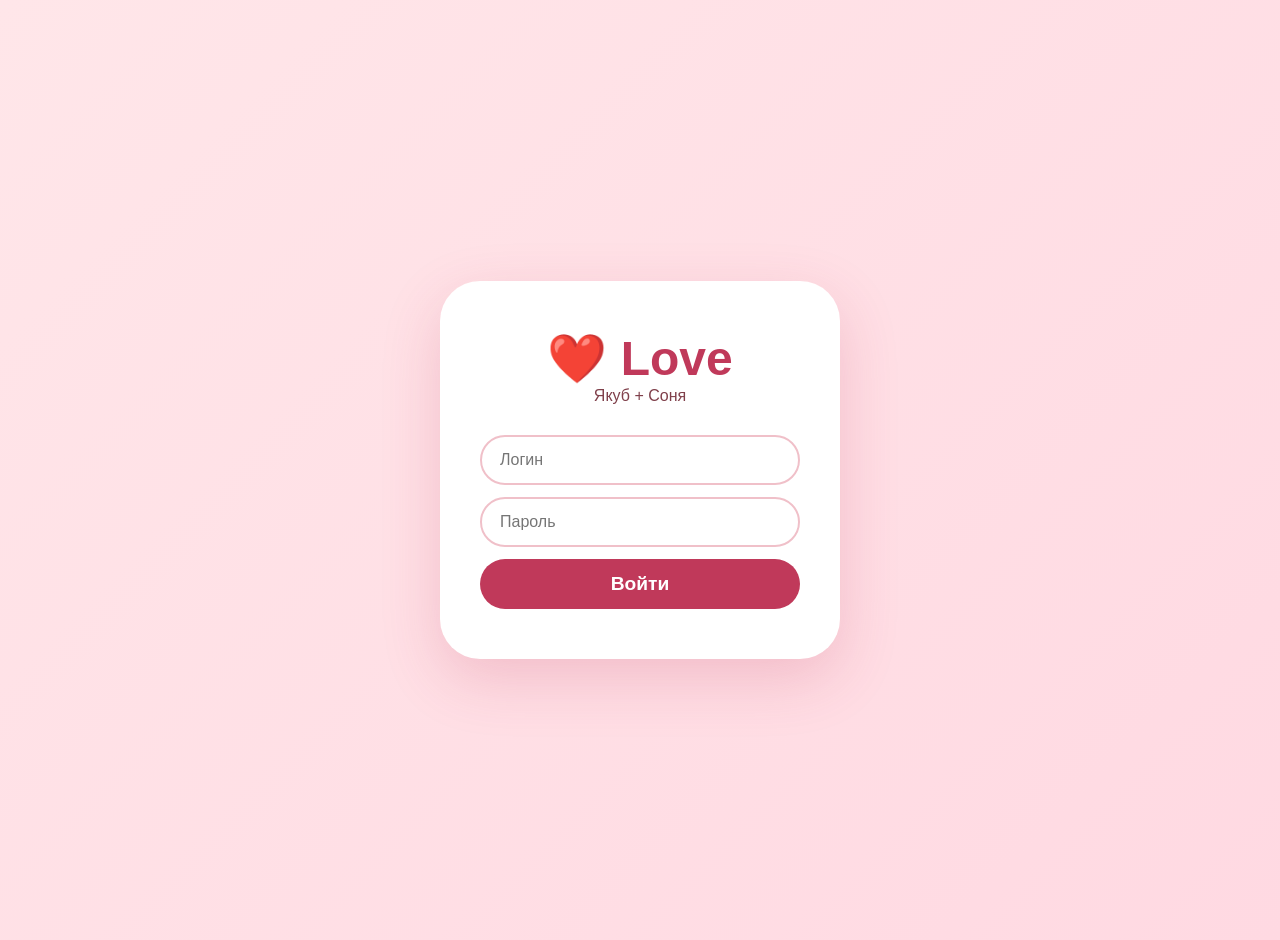
<file: index.html>
<!DOCTYPE html>
<html lang="ru">
<head>
    <meta charset="UTF-8">
    <meta name="viewport" content="width=device-width, initial-scale=1.0">
    <title>Love ❤️</title>
    <link rel="stylesheet" href="style.css">
</head>
<body>
    <div class="login-container">
        <div class="login-box">
            <h1>❤️ Love</h1>
            <p class="subtitle">Якуб + Соня</p>
            <form id="loginForm">
                <input type="text" id="loginInput" placeholder="Логин" required autocomplete="off">
                <input type="password" id="passwordInput" placeholder="Пароль" required>
                <button type="submit">Войти</button>
                <div id="loginError" class="error"></div>
            </form>
        </div>
    </div>
    <script src="script.js"></script>
</body>
</html>
</file>
<file: style.css>
* {
    margin: 0;
    padding: 0;
    box-sizing: border-box;
    font-family: 'Segoe UI', Tahoma, Geneva, Verdana, sans-serif;
}

body {
    background: linear-gradient(135deg, #ffe6e9, #ffd9e2);
    min-height: 100vh;
    padding: 20px;
}

/* ===== ВХОД ===== */
.login-container {
    display: flex;
    justify-content: center;
    align-items: center;
    min-height: 100vh;
}

.login-box {
    background: white;
    border-radius: 40px;
    padding: 50px 40px;
    width: 100%;
    max-width: 400px;
    box-shadow: 0 20px 60px rgba(192, 57, 90, 0.2);
}

.login-box h1 {
    text-align: center;
    font-size: 3rem;
    color: #c0395a;
}

.login-box .subtitle {
    text-align: center;
    color: #7f3f4a;
    margin-bottom: 30px;
}

.login-box input {
    width: 100%;
    padding: 14px 18px;
    border: 2px solid #f0c0c9;
    border-radius: 30px;
    margin-bottom: 12px;
    font-size: 1rem;
    outline: none;
}

.login-box input:focus {
    border-color: #c0395a;
}

.login-box button {
    width: 100%;
    padding: 14px;
    background: #c0395a;
    color: white;
    border: none;
    border-radius: 30px;
    font-size: 1.2rem;
    font-weight: 700;
    cursor: pointer;
}

.login-box button:hover {
    background: #a9324b;
}

.error {
    color: #c0395a;
    text-align: center;
    margin-top: 12px;
    display: none;
}

/* ===== ПРИЛОЖЕНИЕ ===== */
.app-container {
    max-width: 1000px;
    margin: 0 auto;
}

/* Шапка */
.header {
    display: flex;
    justify-content: space-between;
    align-items: center;
    background: white;
    border-radius: 30px;
    padding: 15px 25px;
    margin-bottom: 20px;
    flex-wrap: wrap;
    gap: 10px;
}

.header h1 {
    color: #c0395a;
    font-size: 1.4rem;
}

.header-right {
    display: flex;
    align-items: center;
    gap: 15px;
    flex-wrap: wrap;
}

.coins-display {
    display: flex;
    gap: 20px;
    font-weight: 700;
    background: #fdf7f9;
    padding: 8px 18px;
    border-radius: 30px;
}

.coin-yakub {
    color: #2980b9;
}
.coin-sonya {
    color: #e74c6f;
}

.user-info {
    display: flex;
    align-items: center;
    gap: 10px;
    background: #ffe6e9;
    padding: 6px 16px;
    border-radius: 30px;
    font-weight: 600;
}

.user-info button {
    background: none;
    border: none;
    color: #c0395a;
    cursor: pointer;
    font-size: 1.2rem;
}

/* Табы */
.tabs {
    display: flex;
    flex-wrap: wrap;
    gap: 8px;
    margin-bottom: 20px;
}

.tab {
    padding: 8px 18px;
    border: none;
    background: #f8e6ea;
    border-radius: 30px;
    cursor: pointer;
    font-weight: 600;
    color: #5a2d36;
    transition: 0.3s;
}

.tab.active {
    background: #c0395a;
    color: white;
}

.tab:hover {
    transform: translateY(-2px);
}

.tab-content {
    display: none;
    animation: fadeIn 0.3s;
}

.tab-content.active {
    display: block;
}

@keyframes fadeIn {
    from {
        opacity: 0;
        transform: translateY(10px);
    }
    to {
        opacity: 1;
        transform: translateY(0);
    }
}

/* Карточки */
.card {
    background: white;
    border-radius: 24px;
    padding: 20px 24px;
    margin-bottom: 16px;
    box-shadow: 0 2px 12px rgba(0, 0, 0, 0.06);
}

.card h3 {
    color: #3d1e26;
    margin-bottom: 12px;
}

/* Статистика */
.stats-grid {
    display: grid;
    grid-template-columns: repeat(auto-fit, minmax(150px, 1fr));
    gap: 15px;
    margin-bottom: 20px;
}

.stat-card {
    background: white;
    border-radius: 20px;
    padding: 20px;
    text-align: center;
    box-shadow: 0 2px 12px rgba(0, 0, 0, 0.06);
}

.stat-card .emoji {
    font-size: 2rem;
}
.stat-card .number {
    font-size: 2.5rem;
    font-weight: 800;
    color: #c0395a;
}
.stat-card .label {
    color: #7f3f4a;
    font-size: 0.9rem;
}

/* Монеты */
.coins-grid {
    display: flex;
    gap: 30px;
    justify-content: center;
    flex-wrap: wrap;
}

.coin-card {
    display: flex;
    align-items: center;
    gap: 12px;
    padding: 12px 28px;
    border-radius: 30px;
    font-weight: 700;
    font-size: 1.2rem;
}

.coin-card.yakub {
    background: #ebf5fb;
    border: 2px solid #85c1e9;
}

.coin-card.sonya {
    background: #fdedec;
    border: 2px solid #f1948a;
}

.coin-card .value {
    color: #c0395a;
    font-size: 1.4rem;
}

/* Задания */
.task-item {
    display: flex;
    justify-content: space-between;
    align-items: center;
    padding: 12px 16px;
    background: #fdf7f9;
    border-radius: 16px;
    margin-bottom: 10px;
    border-left: 4px solid #f0c0c9;
    flex-wrap: wrap;
    gap: 8px;
}

.task-item.done {
    border-left-color: #27ae60;
    background: #eafaf1;
}

.task-item.pending {
    border-left-color: #f1c40f;
    background: #fef9e7;
}

.task-item .reward {
    font-size: 0.75rem;
    color: #27ae60;
    background: #eafaf1;
    padding: 2px 10px;
    border-radius: 20px;
    font-weight: 600;
}

.btn {
    padding: 6px 18px;
    border: none;
    border-radius: 30px;
    font-weight: 600;
    cursor: pointer;
    transition: 0.3s;
}

.btn-primary {
    background: #c0395a;
    color: white;
}
.btn-primary:hover {
    background: #a9324b;
}

.btn-success {
    background: #27ae60;
    color: white;
}
.btn-success:hover {
    background: #1e8449;
}

.btn:disabled {
    opacity: 0.4;
    cursor: not-allowed;
}

/* Магазин */
.shop-item {
    display: flex;
    justify-content: space-between;
    align-items: center;
    padding: 14px 18px;
    background: #fdf7f9;
    border-radius: 16px;
    margin-bottom: 10px;
    flex-wrap: wrap;
    gap: 8px;
}

.shop-item .price {
    font-weight: 700;
    color: #c0395a;
}

/* История */
.history-item {
    padding: 10px 16px;
    background: #fdf7f9;
    border-radius: 12px;
    margin-bottom: 8px;
    display: flex;
    justify-content: space-between;
    flex-wrap: wrap;
    gap: 5px;
}

.history-item .date {
    color: #888;
    font-size: 0.85rem;
}

/* Достижения */
.achievement-grid {
    display: grid;
    grid-template-columns: repeat(auto-fill, minmax(130px, 1fr));
    gap: 12px;
}

.achievement-item {
    background: #fdf7f9;
    padding: 14px;
    border-radius: 16px;
    text-align: center;
}

.achievement-item.locked {
    opacity: 0.4;
    filter: grayscale(1);
}

.achievement-item .emoji {
    font-size: 2rem;
}

/* Прогресс */
.progress-bar {
    width: 100%;
    height: 24px;
    background: #f0c0c9;
    border-radius: 30px;
    overflow: hidden;
    margin: 8px 0;
}

.progress-fill {
    height: 100%;
    background: linear-gradient(90deg, #c0395a, #e74c6f);
    border-radius: 30px;
    transition: width 0.5s;
    display: flex;
    align-items: center;
    justify-content: center;
    color: white;
    font-weight: 700;
    font-size: 0.8rem;
}

/* Модальное окно */
.modal {
    display: none;
    position: fixed;
    top: 0;
    left: 0;
    right: 0;
    bottom: 0;
    background: rgba(0, 0, 0, 0.5);
    z-index: 999;
    justify-content: center;
    align-items: center;
}

.modal.active {
    display: flex;
}

.modal-content {
    background: white;
    border-radius: 30px;
    padding: 30px;
    max-width: 400px;
    width: 90%;
}

.modal-content input {
    width: 100%;
    padding: 12px;
    border: 2px solid #f0c0c9;
    border-radius: 30px;
    margin: 12px 0;
}

.modal-buttons {
    display: flex;
    gap: 10px;
}

.modal-buttons button {
    flex: 1;
    padding: 10px;
    border: none;
    border-radius: 30px;
    font-weight: 600;
    cursor: pointer;
}

.modal-buttons .confirm {
    background: #c0395a;
    color: white;
}

.modal-buttons .cancel {
    background: #ddd;
}

/* Адаптив */
@media (max-width: 600px) {
    .header {
        flex-direction: column;
        align-items: stretch;
    }
    .header-right {
        justify-content: space-between;
    }
    .coins-display {
        font-size: 0.85rem;
        padding: 6px 12px;
    }
    .tab {
        font-size: 0.75rem;
        padding: 6px 12px;
    }
    .stats-grid {
        grid-template-columns: 1fr 1fr;
    }
    .coins-grid {
        flex-direction: column;
        align-items: center;
    }
}
</file>
